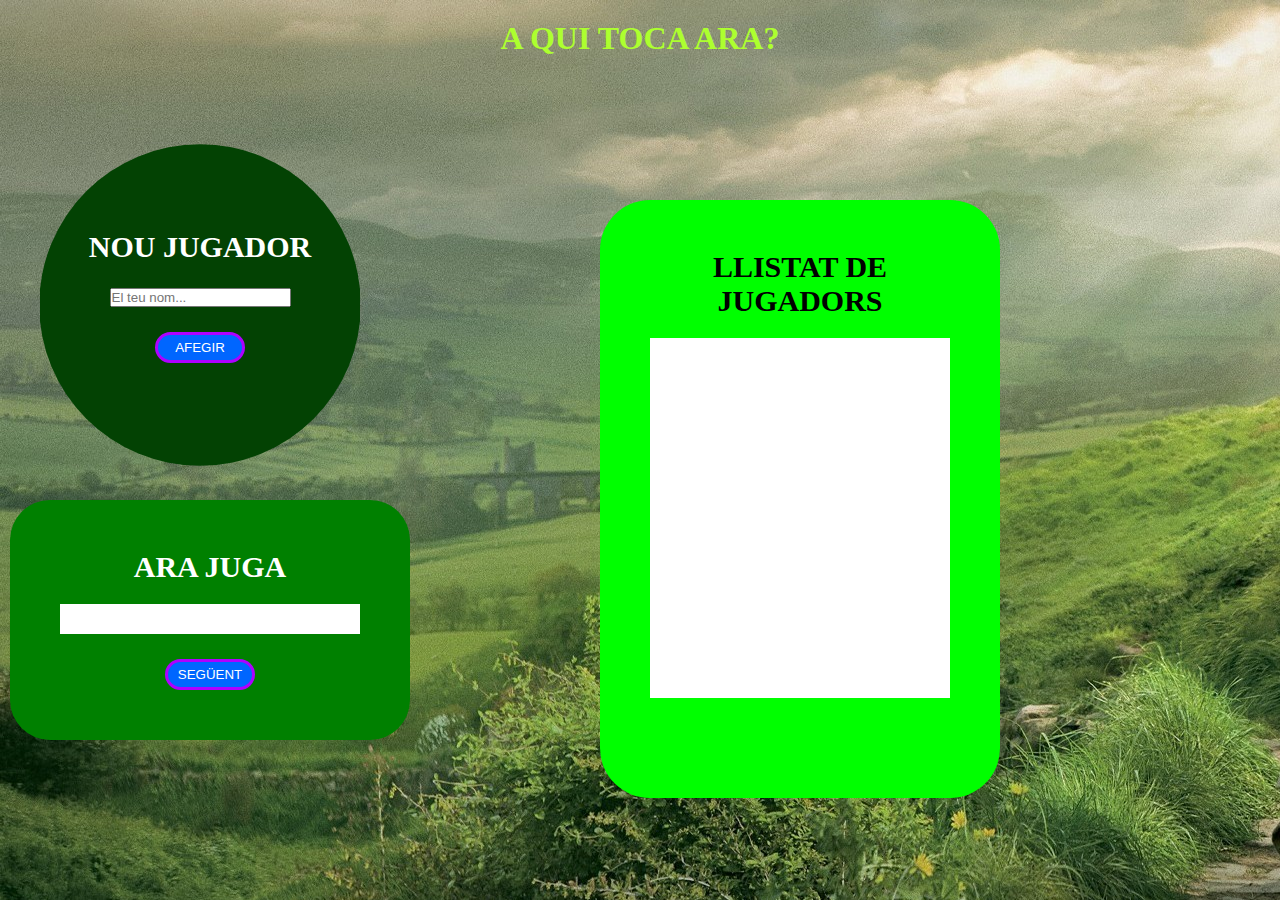
<file: 2.-A qui toca ara/index.html>
<!DOCTYPE html>
<html lang="es">
    <head>
        <meta charset="UTF-8">
        <meta name="viewport" content="width=device-width, initial-scale=1.0">
        <title>A qui toca ara?</title>
        <link rel="stylesheet" href="../2.-A qui toca ara/CSS/style.css">
    </head>
    <body>
        <h1>A QUI TOCA ARA?</h1>
        <div class="grid-container1" >
        <h2>NOU JUGADOR</h2>
        <form action="">
            <input class="form1" id="camp_nom" type="text" placeholder="El teu nom..." >
            <br>
            <button class="button" type="button" onclick="AfegirJugador()">AFEGIR</button>
        </form>
        </div>

        <div class="grid-container2">
            <h2 class="titulo2" >LLISTAT DE JUGADORS</h2>
                <p id="jugadors"></p>
        </div>


    <br>
    <div class="grid-container3">
        <h2>ARA JUGA</h2>
        <p id="jugador_actual"></p>
        <form action="">
            <button class="button" type="button" onclick="NextPlayer()">SEGÜENT</button>
        </form>
    </div>
    <br>
    <script src="./JS/activitat2.js" ></script> 
</body>

</html>
</file>
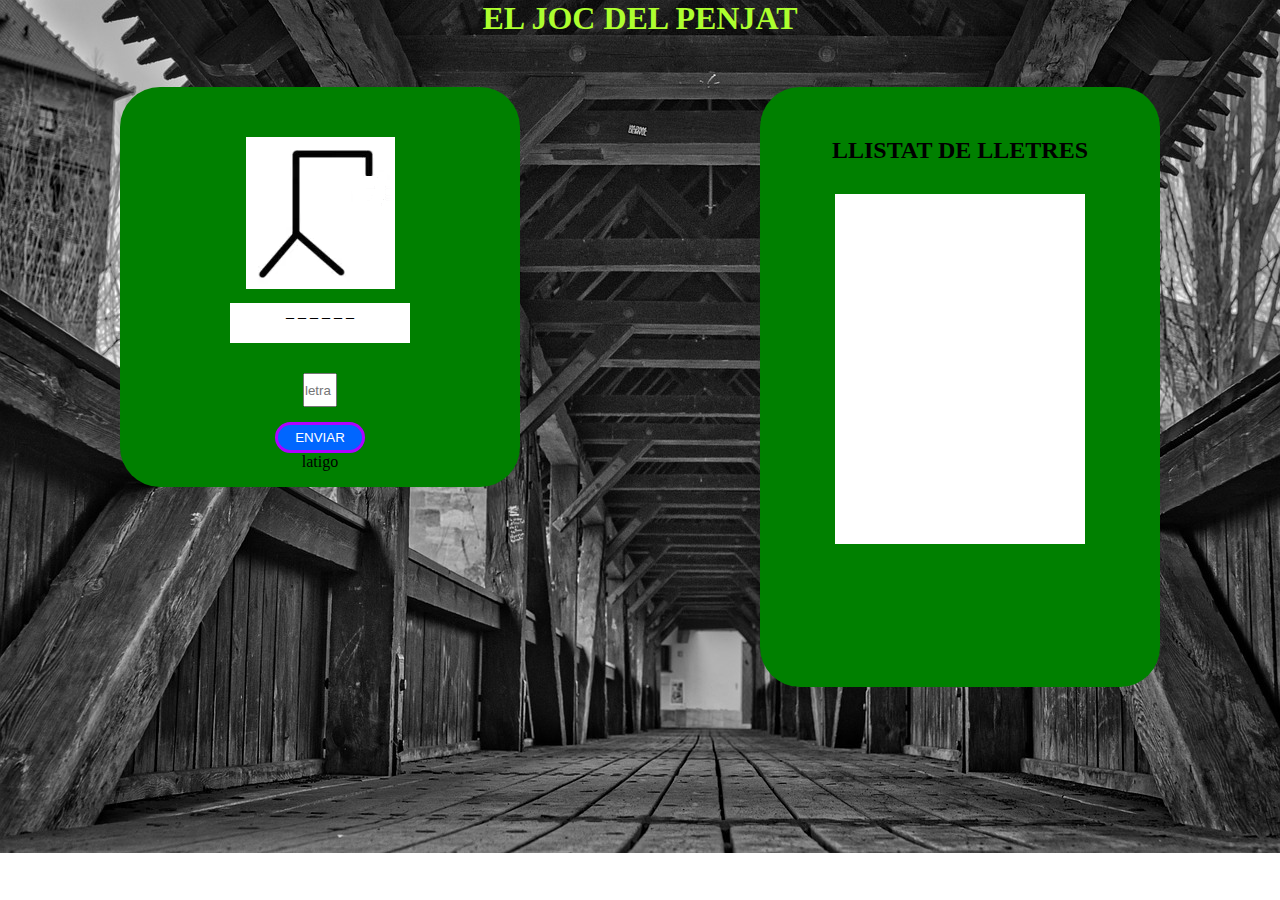
<file: 3.-Joc del penjat/index.html>
<!DOCTYPE html>
<html lang="es">
<head>
    <meta charset="UTF-8">
    <meta name="viewport" content="width=device-width, initial-scale=1.0">
    <title>Joc del penjat</title>
    <link rel="stylesheet" href="../3.-Joc del penjat/CSS/style.css">
</head>

<body onload="Inicialitzar()">
    <header>
      <h1>EL JOC DEL PENJAT</h1>
    </header>
    <main>
      <div class="left">
        <img id="imagen" src="./IMG/A0.png" alt="">
        <p id="paraula" class="paraula"></p>
        <form id="formulario">
          <input id="letra" class="letra" type="text" placeholder="letra">
          <br>
          <button type="button" onclick="Enviar()">ENVIAR</button>
        </form>
        <p id="paraula_secreta"></p>
      </div>

      <div class="right">
        <h2>LLISTAT DE LLETRES</h2>
        <p class="llistat_lletres" id="llistat_lletres"></p>
      </div>

      <div id="ganar"> 
        <p id="fraseencert" >¡HAS GANADO!</p>
        <img id="meme" src="../3.-Joc del penjat/IMG/meme ganador.jpg">
        <br>
        <button onClick="window.location.reload();"id="button1" >Torna a jugar</button>
      </div>

      <div id="perder">
        <p id="fraseerrada" >¡HAS PERDIDO!</p>
        <img id="meme" src="../3.-Joc del penjat/IMG/meme perdedor.png">
        <br>
        <button onClick="window.location.reload();" id="button1" >Torna a jugar</button>
      </div>

    </main>
    <script src="./JS/activitat3.js"></script>
</body>
</html>
</file>
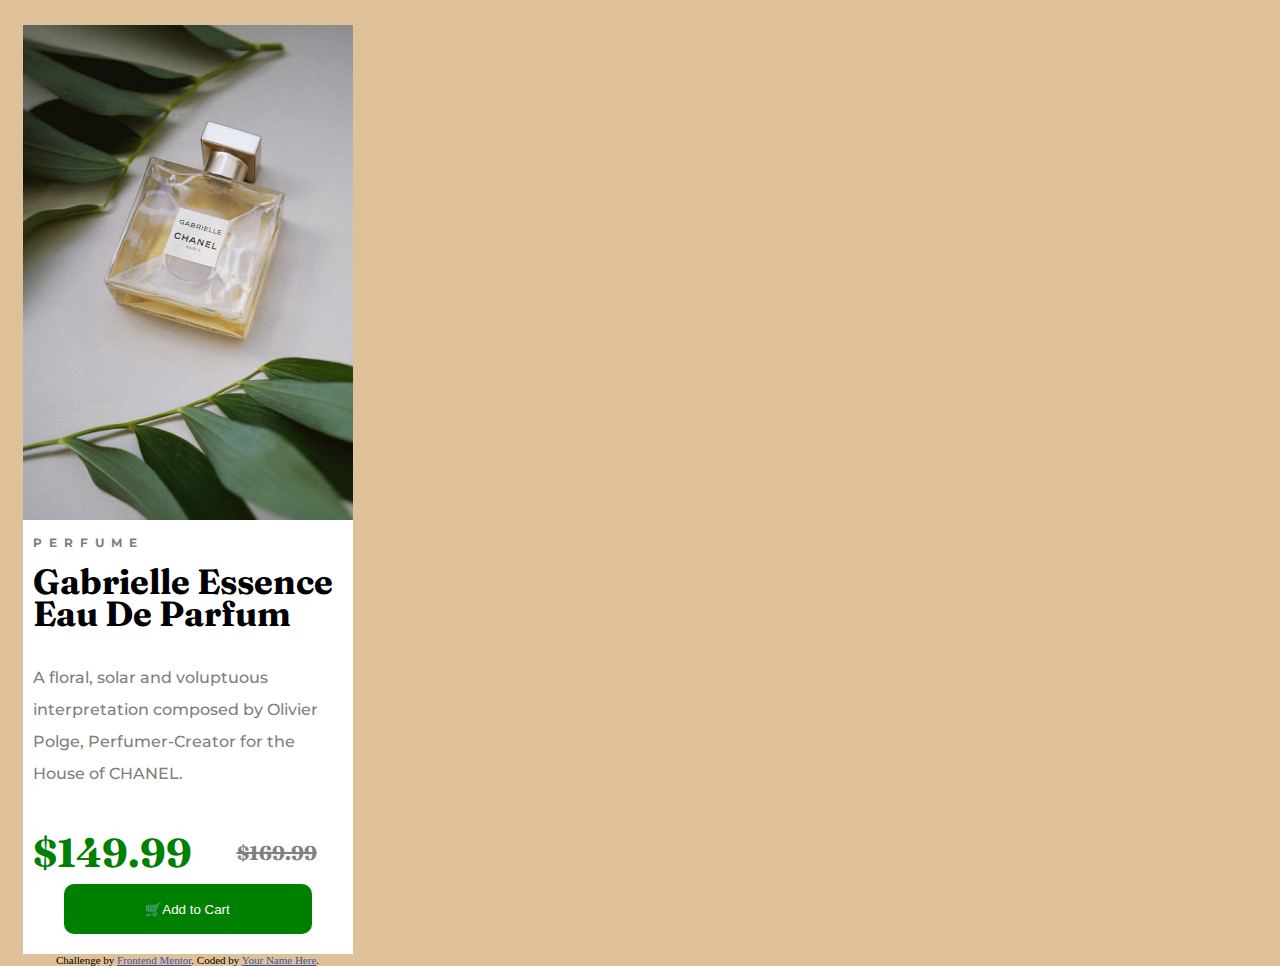
<file: 4.-Design/index.html>
<!DOCTYPE html>
<html lang="es">
  <head>
    <meta charset="UTF-8" />
    <meta name="viewport" content="width=device-width, initial-scale=1.0" />
    <link rel="stylesheet" href="../4.-Design/CSS/style.css">
    <!-- displays site properly based on user's device -->

    <link
      rel="icon"
      type="image/png"
      sizes="32x32"
      href="./images/favicon-32x32.png"
    />

    <title>Frontend Mentor | Product preview card component</title>
    <link rel="stylesheet" href="CSS/style.css" />
    <link rel="preconnect" href="https://fonts.googleapis.com" />
    <link rel="preconnect" href="https://fonts.gstatic.com" crossorigin />
    <link
      href="https://fonts.googleapis.com/css2?family=Fraunces:ital,opsz,wght@0,9..144,100..900;1,9..144,100..900&family=Montserrat:ital,wght@0,100..900;1,100..900&display=swap"
      rel="stylesheet"
    />
  </head>

  <body>
    <main>

      <div class="flex-container">
       
        <div class="left">
         <img class="divimagen" 
         srcset="IMG/image-product-mobile.jpg 1440w,
         IMG/image-product-desktop.jpg"
         src="IMG/image-product-mobile.jpg"
         alt="">
        </div>
        
        
        <div class="texto right" >
          
          <h1 class="montserrat-700 perfume" >PERFUME</h1>
          <h2 class="fraunces-700 titulo" >Gabrielle Essence Eau De Parfum</h2>
          <br>
          <p class="montserrat-500 parrafo">A floral, solar and voluptuous interpretation composed by Olivier
            Polge, Perfumer-Creator for the House of CHANEL.</p>
            <br>
            <div class="fraunces-700 precios" >
              <p class="fraunces-700" id="precio1" >$149.99</p><p class="precio2" >$169.99</p>
            </div>

            <button>🛒Add to Cart</button>
          </div>
          
        </div>
      </main>
        <footer>
          
      <div class="attribution">
        Challenge by
        <a href="https://www.frontendmentor.io?ref=challenge" target="_blank"
        >Frontend Mentor</a
        >. Coded by <a href="#">Your Name Here</a>.
      </div>
      
    </footer>

  </body>

</html>
</file>
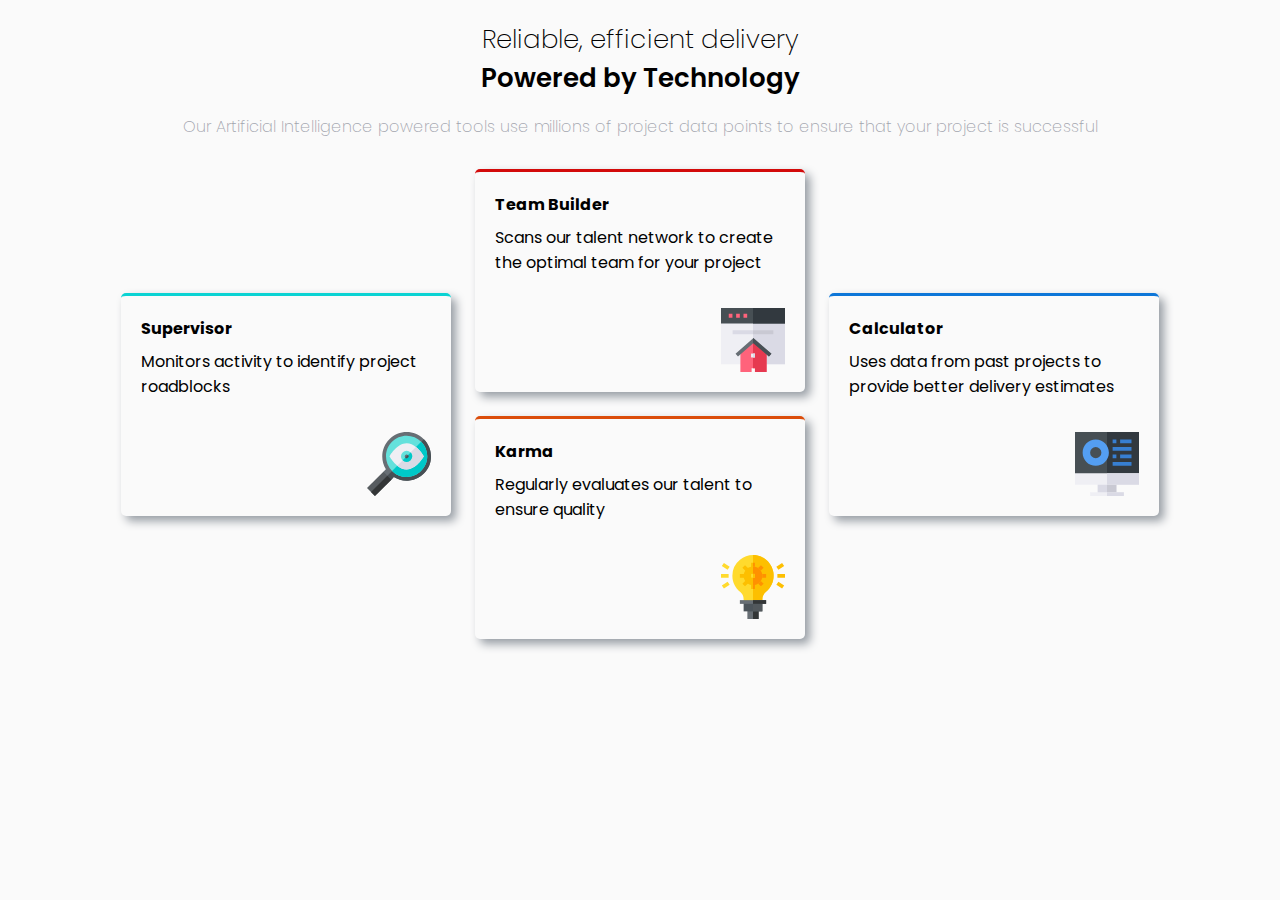
<file: 5.-Tarjetas/index.html>
<!DOCTYPE html>
<html lang="es">
  <head>
    <meta charset="UTF-8">
    <meta name="viewport" content="width=device-width, initial-scale=1.0"> <!-- displays site properly based on user's device -->
    <link rel="icon" type="image/png" sizes="32x32" href="./images/favicon-32x32.png">
    <link href="https://fonts.googleapis.com/css2?family=Poppins:wght@200;400;600&display=swap" rel="stylesheet">
    <link rel="stylesheet" href="./CSS/style.css" >
    
    <title>Frontend Mentor | Four card feature section</title>
    
    </style>
  </head>
  <body>
    <header>
      <p class="textoarriba" >Reliable, efficient delivery</p>
      <h1>Powered by Technology</h1>
      <p class="texto-primero">
        Our Artificial Intelligence powered tools use millions of project data points to ensure that your project is successful
      </p>
    </header>

    <main>
    
      <div class="container">


        <div class="supervisor">
            <h2>Supervisor</h2>
            <p class="texto-tarjeta">Monitors activity to identify project roadblocks</p>
            <img class="img" src="../5.-Tarjetas/IMG/icon-supervisor.svg" alt="" />
       </div>

        <div class="centro">

          <div class="team-builder">
            <h2>Team Builder</h2>
            <p class="texto-tarjeta">Scans our talent network to create the optimal team for your project</p>
            <img class="img" src="../5.-Tarjetas/IMG/icon-team-builder.svg" alt="" />
          </div>
          
          <div class="karma">
            <h2>Karma</h2>
            <p class="texto-tarjeta">Regularly evaluates our talent to ensure quality</p>
            <img class="img" src="../5.-Tarjetas/IMG/icon-karma.svg" alt="" />
          </div>
          
        </div>

        <div class="calculator">
            <h2>Calculator</h2>
            <p class="texto-tarjeta">Uses data from past projects to provide better delivery estimates</p>
              <img class="img" src="../5.-Tarjetas/IMG/icon-calculator.svg" alt="" />
        </div>


    </div>

 </main>

 </body>

</html>
</file>
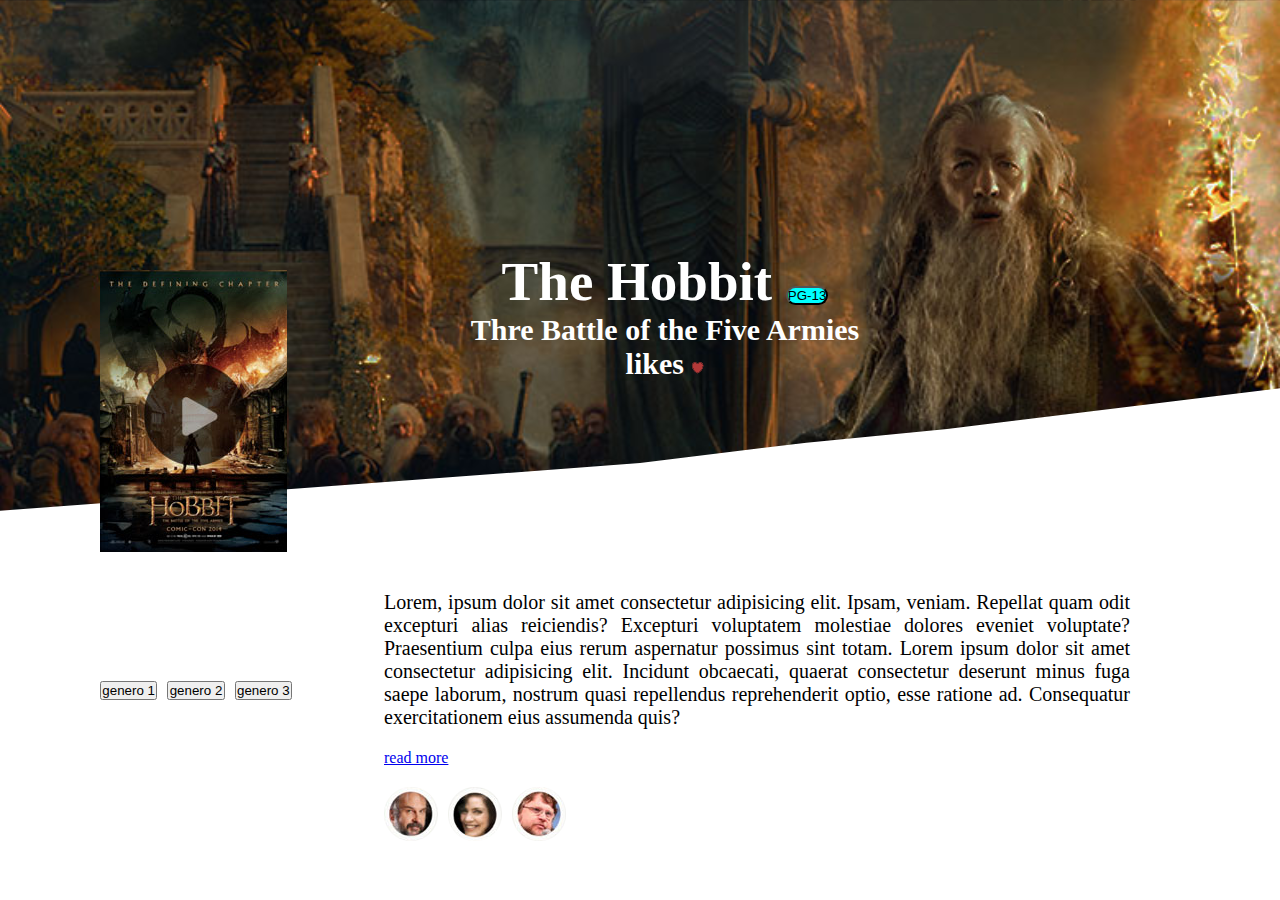
<file: PTD2 24-25/Ejercicios/1.- El Hobbit/index.html>
<!DOCTYPE html>
<html lang="es">
<head>
    <meta charset="UTF-8">
    <meta name="viewport" content="width=device-width, initial-scale=1.0">
    <title>El Hobbit</title>
    <link rel="stylesheet" href="./CSS/style.css">
</head>
<body>
    <header>
        <div class="cabecera" >
            <h1>The Hobbit  <button class="botonp" type="button">PG-13</button> 
            <p>Thre Battle of the Five Armies</p>
            <p>likes <img src="../1.- El Hobbit/IMG/icon_like.png" alt=""> </p>

        </div>
    </header>

    <main>
        
        <div class="izquierda">
            <img class="cover" src="IMG/hobbit_cover.jpg" alt="">
            
            <div class="generos">
                <button>genero 1</button>
                <button>genero 2</button> 
                <button>genero 3</button>
            </div>

        </div>
        
        <div class="derecha">
            <p class="texto">Lorem, ipsum dolor sit amet consectetur adipisicing elit. Ipsam, veniam. Repellat quam odit excepturi alias reiciendis? Excepturi voluptatem molestiae dolores eveniet voluptate? Praesentium culpa eius rerum aspernatur possimus sint totam. Lorem ipsum dolor sit amet consectetur adipisicing elit. Incidunt obcaecati, quaerat consectetur deserunt minus fuga saepe laborum, nostrum quasi repellendus reprehenderit optio, esse ratione ad. Consequatur exercitationem eius assumenda quis?</p>
            <a class="enlace" href="https://es.wikipedia.org/wiki/El_hobbit:_un_viaje_inesperado">read more</a>
            <div class="avatares" >
                <img src="../1.- El Hobbit/IMG/hobbit_avatar1.png" alt="">
                <img src="../1.- El Hobbit/IMG/hobbit_avatar2.png" alt="">
                <img src="../1.- El Hobbit/IMG/hobbit_avatar3.png" alt="">
             </div>
        </div>

        
        

    </main>
</body>
</html>
</file>
<file: 2.-A qui toca ara/CSS/style.css>
*{
    margin: 0;
    padding: 0;
    border-collapse: collapse;
}

body {
    background-image: url(../IMG/fondo.jpg);
}

h1 {
    color: greenyellow;
    text-align: center;
    padding-top: 20px;
}

h2 {
    text-align: center;
    color: white;
    padding-bottom: 20px;
    font-size: 30px;
}

.p2 {
    color: white;
    text-align: center;
}

.p3 {
    text-align: center;
}

.grid-container1 {  
    display: block;
    position: absolute;
    top: 70px;
    left: 40px;
    clip-path: circle(40% at 50% 50%); 
    background-color: rgb(3, 66, 3);
    height: 300px;
    width: 300px;
    padding: 10px;  
    text-align: center;
    font-size: 20px;
    padding-top: 160px;
}

.grid-container2 {
    display: block;
    position: absolute;
    top: 200px;
    left: 600px;
    width: 400px;
    border-radius: 50px;
    background-color: lime;
    width: 300px;
    padding: 50px;
    height: auto;
    padding-bottom: 100px;
}

.titulo2 {
    color: black;
}

#jugadors{
    background-color: white;
    width: 300px;
    height: 360px;
    color: black;
}

.grid-container3 {
    display: block;
    position: absolute;
    left: 10px;
    top: 500px;
    width: 600px;
    border-radius: 40px;
    background-color: green;
    width: 300px;
    padding: 50px;
    text-align: center;
}

#jugador_actual {
    width: 300px;
    height: 30px;
    background-color: white;
    color: black;
}

.button {
    color: white;
    background-color: rgb(0, 102, 255);
    border: 3px solid rgb(174, 0, 255);
    margin-top: 10px;
    width: 30%;
    margin-top: 25px;
    padding: 5px;
    border-radius: 20px;
}

.button:hover {
    background-color: rgb(174, 0, 255);
    border: 3px solid rgb(0, 102, 255);
    width: 36%;
}
</file>
<file: 3.-Joc del penjat/CSS/style.css>
*{
    margin: 0;
    padding: 0;
    border-collapse: collapse;
}

body {
    background-image: url(../IMG/fondo2.jpg);
    background-size: 100%;
    background-repeat: no-repeat;
}

h1 {
    text-align: center;
    color: greenyellow;   
}

main {
    display: grid;
    grid-template-columns: auto auto;
    margin-top: 50px;
}

.left {
    
    margin-left: auto;
    margin-right: auto;border-radius: 40px;
    background-color: green;
    width: 300px;
    padding: 50px;
    text-align: center;
    height: 300px;
}

.paraula {
    margin-top: 10px;
    width: 180px;
    height: 40px;
    background-color: white;
    margin-left: auto;
    margin-right: auto;
    margin-bottom: 30px;
}

.letra {
    width: 30px;
    height: 30px;
}

button {
    color: white;
    background-color: rgb(0, 102, 255);
    border: 3px solid rgb(174, 0, 255);
    margin-top: 10px;
    width: 30%;
    margin-top: 15px;
    padding: 5px;
    border-radius: 20px;
}

button:hover {
    background-color: rgb(174, 0, 255);
    border: 3px solid rgb(0, 102, 255);
    width: 36%;
}

.right {
    margin-left: auto;
    margin-right: auto;
    border-radius: 40px;
    background-color: green;
    width: 300px;
    padding: 50px;
    text-align: center;
    height: 500px;
}

.llistat_lletres {
    margin-top: 30px;
    width: 250px;
    height: 350px;
    margin-left: auto;
    margin-right: auto;
    background-color: white;
}



#ganar {
    display: none;
    background-color: greenyellow;
    text-align: center;
    font-size: 50px;
    position: absolute;
    padding-top: 100px;
    padding-bottom: 150px;
    padding-left: 200px;
    padding-right: 100px;
    margin-left: 50px;
    margin-right: 20px;
    left: 150px;
    border-radius: 30px;
}

#perder {
    display: none;
    background-color: red;
    text-align: center;
    font-size: 50px;
    position: absolute;
    padding-top: 100px;
    padding-bottom: 50px;
    padding-left: 300px;
    padding-right: 350px;
    margin-left: 50px;
    margin-right: 120px;
    left: 150px;
    border-radius: 30px;
    margin-bottom: 50px;
}
</file>
<file: 4.-Design/CSS/style.css>
*{
    margin: 0;
    border: 0;
    border-collapse: collapse;
}

/* variables definition */

:root {

    /* The designs were created to the following widths: */
    --mobile_width: 375px;
    --desktop_width: 1440px;

    /* ### Primary */
    --dark_cyan: hsl(158, 36%, 37%);
    --cream: hsl(30, 38%, 92%);
    
    /* ### Neutral */
    --very_dark_blue: hsl(212, 21%, 14%);
    --dark_grayish_blue: hsl(228, 12%, 48%);

    --paragraph_size: 14px;
}

.montserrat-500 {
    font-family: "Montserrat", sans-serif;
    font-optical-sizing: auto;
    font-weight: 500;
    font-style: normal;
    color: green;
  }

.montserrat-700 {
    font-family: "Montserrat", sans-serif;
    font-optical-sizing: auto;
    font-weight: 700;
    font-style: normal;
    font-size: 12px;
    color: grey;
  }

.fraunces-700 {
  font-optical-sizing: auto;
  font-weight: 700;
  font-style: normal;
  font-variation-settings:
    "SOFT" 0,
    "WONK" 0;
    font-family: "Fraunces",serif;
}


/* PREVIUS STYLE INFO */
.attribution { 
    font-size: 11px; text-align: center; 
}

.attribution a { 
    color: hsl(228, 45%, 44%); 
}
/* ************************** */

body {
    background-color: rgb(222, 193, 152);
    width: var(--mobile_width);
}

.perfume {
    letter-spacing: 7px;
    margin-top: 7px;
    margin-bottom: 7px;
}

.titulo {
    font-size: 35px;
}

.flex-container{
    display: flex;
    flex-direction: column;
    margin-left: auto;
    margin-right: auto;
    border-radius: 25px;
    width: 88%;
    margin-top: 25px;
}

.texto {
    background-color: white;
    padding-left: 10px;
    padding-right: 10px;
    line-height: 200%;
}

#precio1 {
    font-size: 40px;
    color: green;
}

.precio2 {
    font-size: 20px;
    margin-left: 25px;
    text-decoration: line-through;
    color: grey;
}

.precios {
    display: flex;
    margin-top: 15px;
    width: 50%;
    column-gap: 20px;
}

button {
    border-radius: 10px;
    background-color: green;
    color: white;
    width: 80%; 
    height: 50px;
    display: block;
    margin-left: auto;
    margin-right: auto;
    margin-bottom: 20px;
    margin-top: 15px;
}

button:hover {
    background-color: green;
    border: 3px solid rgb(10, 81, 10);
    width: 40%;
}

.parrafo {
    color: grey;
}

.divimagen {
    display: block;
    width: 100%;
}

@media screen and (min-width: 1440px) {
    
    main {
        display: block;
        width: 1440px;
        margin-left: auto;
        margin-right: auto;
        padding: 50px 0;
    }
    
    .flex-container {
        display: flex;
        flex-wrap: nowrap;
        flex-direction: row;
        width: 45%;
        align-items: center;
        justify-content: center;
        margin-right: auto;
        margin-left: auto;
        margin-top: 100px;
    }
    
    
    .left {
        display:block;
        flex: 40%;

    }
    
    .divimagen {
        display: block;
        justify-content: center; 
    }

    .texto{
        flex: 60%;
        justify-content: center;
    }
    
}
</file>
<file: 5.-Tarjetas/CSS/style.css>
* {
    margin: 0;
    padding: 0;
   font-family: 'Poppins', sans-serif;
  }
  body {
    background: hsl(0, 0%, 98%);
  }

  main {
    width: 100%;
    margin-bottom: 30px;
  }

  header   {
    margin-top: 20px;
    font-size: 26px;
    font-weight: 200;
    text-align: center;
    width: 100%;
    /* border: 2px solid rgb(99, 14, 245); */
  }

  header h1 {
    font-size: 26px;
    font-weight: 600;
    margin-bottom: 16px;
    text-align: center;
    /* border: 2px solid red; */
  }


  .texto-primero {
    display: block;
    margin-inline: auto;
    text-align: center;
    font-size: 16px;
    color: hsl(229, 6%, 66%);
    text-align: center;
    margin-bottom: 30px;
    /* border: 2px solid red; */
    width: 90%;
  }
  

  .container {
    display: flex;
    width: 100%;
    margin-inline: auto;
    flex-direction: column;
    gap: 24px;
    align-items: center;
    justify-content: center;
    /* border: 2px solid yellow; */
  }



   h2 {
    margin-top: 20px;
    margin-left: 20px;
    font-size: 16px;
    margin-bottom: 8px;
  }


  .supervisor {
    position: relative;
    width: 330px;
    height: 220px;
    border-radius: 5px;
    border-top: 3px solid rgb(10, 211, 211); 
    box-shadow: 5px 5px 10px rgb(151, 157, 164) 
  }

  .centro {
    display: flex;
    flex-direction: column;
    gap: 24px;
  }

      .team-builder {
        position: relative;
        width: 330px;
        height: 220px;
        border-radius: 5px;
        border-top: 3px solid rgb(211, 10, 10); 
        box-shadow: 5px 5px 10px rgb(151, 157, 164) 
      }

      .karma {
        position: relative;
        height: 220px;
        width: 330px;
        border-radius: 5px;
        border-top: 3px solid rgb(219, 77, 11);  
        box-shadow: 5px 5px 10px rgb(151, 157, 164) 
      }


  .calculator {
    position: relative;
    width: 330px;
    height: 220px;
    border-radius: 5px;
    border-top: 3px solid rgb(13, 118, 216);
    box-shadow: 5px 5px 10px rgb(151, 157, 164) 
  }

  .texto-tarjeta {
    text-align: left;
    padding: 0px 20px;
  }

  .img{
    display: block;
    position: absolute;
    /* margin-right: 20px;
    margin-top: 24px; */
    /* text-align: right; */
    bottom: 20px;
    right: 20px;
  }

  @media (min-width: 1000px) {
    
  .container {
      flex-direction: row;
    }
 
  }
</file>
<file: PTD2 24-25/Ejercicios/1.- El Hobbit/CSS/style.css>
*{
    margin: 0;
    padding: 0;
    border-collapse: collapse;
}



header {
   background-image: url(../IMG/hobbit_bg.jpg);
   background-size: 100%;
   color: white;
   clip-path: polygon(0% 0%, 100% 0%, 100% 57%, 74% 63%, 63% 65%, 50% 68%, 0% 75%);
   padding-top: 200px;
   padding-bottom: 200px;
   padding-left: 350px;
   padding-right: 300px;
}

main {
    display: grid;
    grid-template-columns: 30% 70%;
}

.izquierda {
    text-align: center;

}
.cover {
    left: 100px;
    top: 270px;
    position: absolute;
    display: block;
}

.izquierda .generos {
    display: flex;
    margin-left: 100px;
    width: 50%;
    justify-content: center;
    column-gap: 10px;
}

.izquierda > .generos > button {
    width: 100px;
}

.texto {
    margin-top: -90px;
    margin-bottom: 20px;
    /* margin-left: 300px; */
    padding-right: 150px;
    text-align: justify;
    font-size: 20px;
}

.derecha .avatares {
    display: flex;
    margin-top: 20px;
    width: 50%;
    column-gap: 10px;
}

h1 {
    padding-top: 50px;
    text-align: center;
    font-size: 55px;
}

p {
    font-size: 30px;
    text-align: center;
}

.cabecera {
    padding-bottom: 100px;
}

.botonp {
    background-color: aqua;
    border-radius: 150px;
}
</file>
